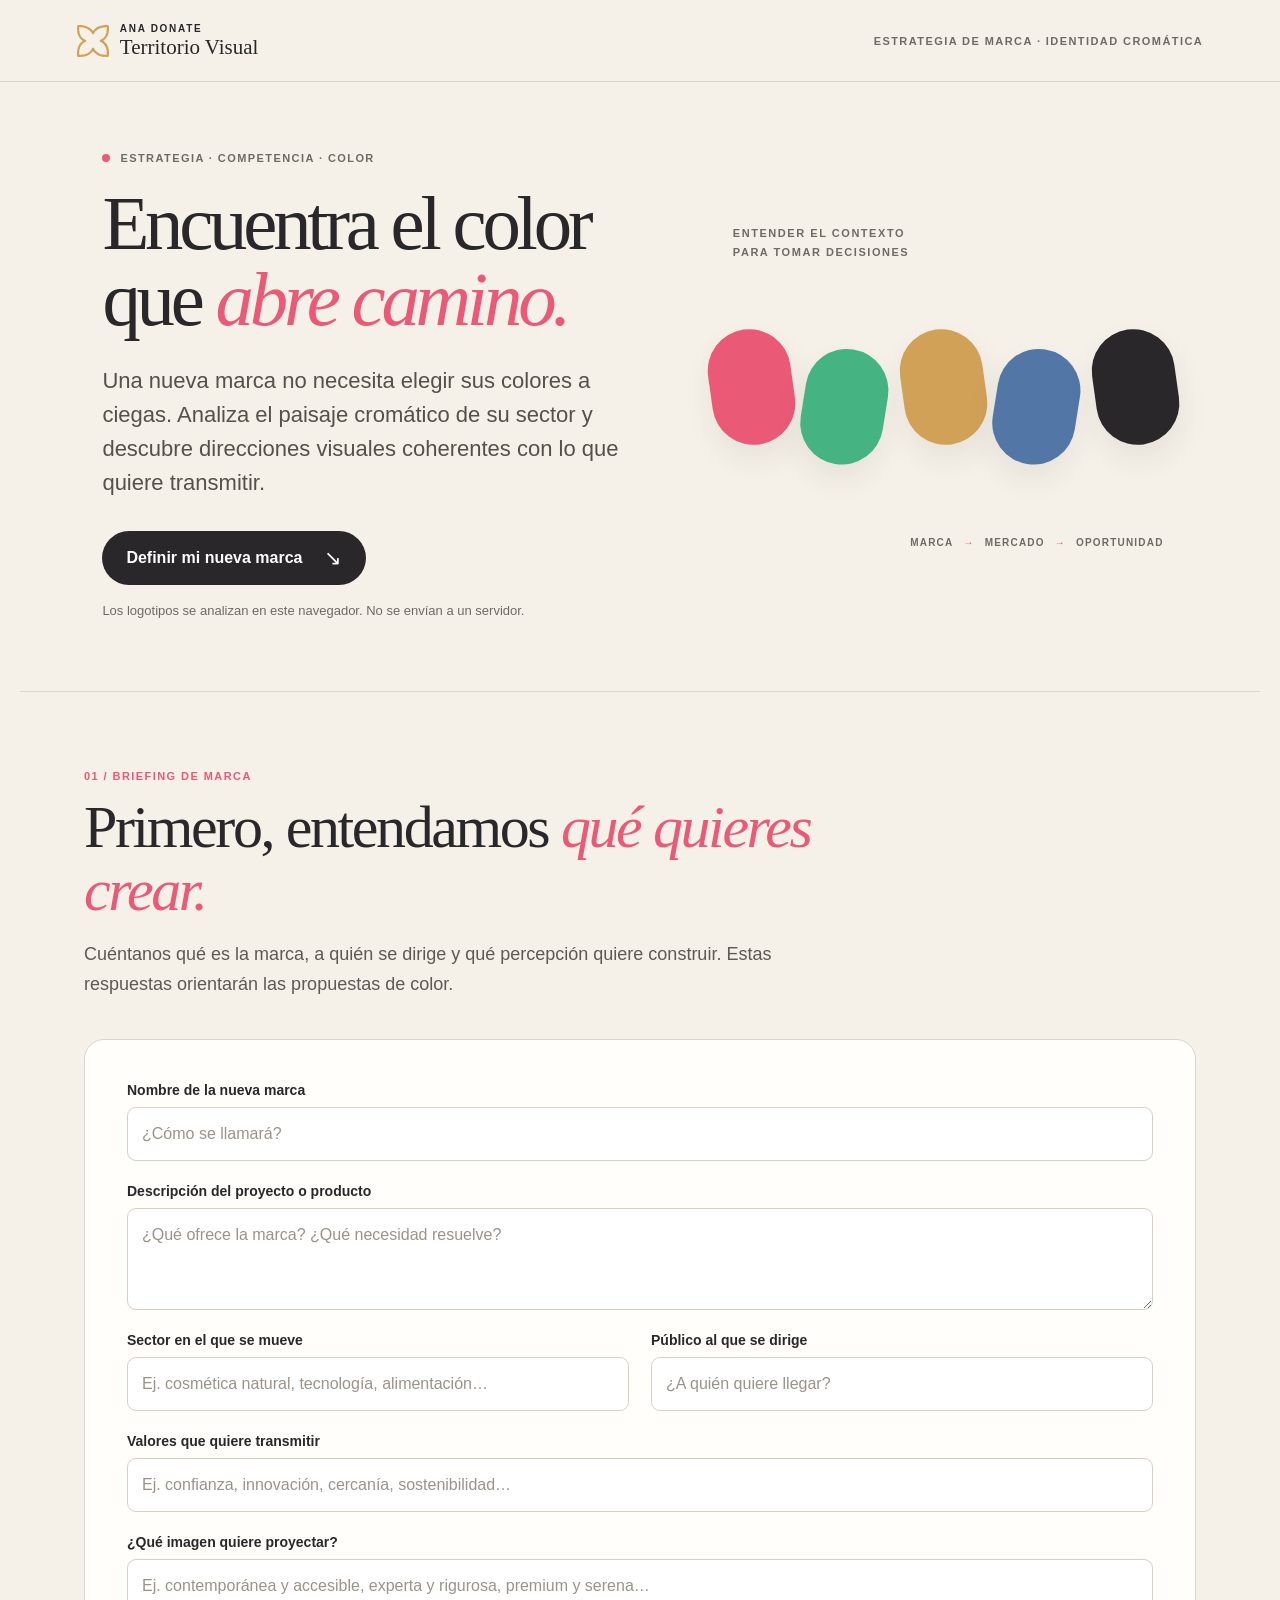
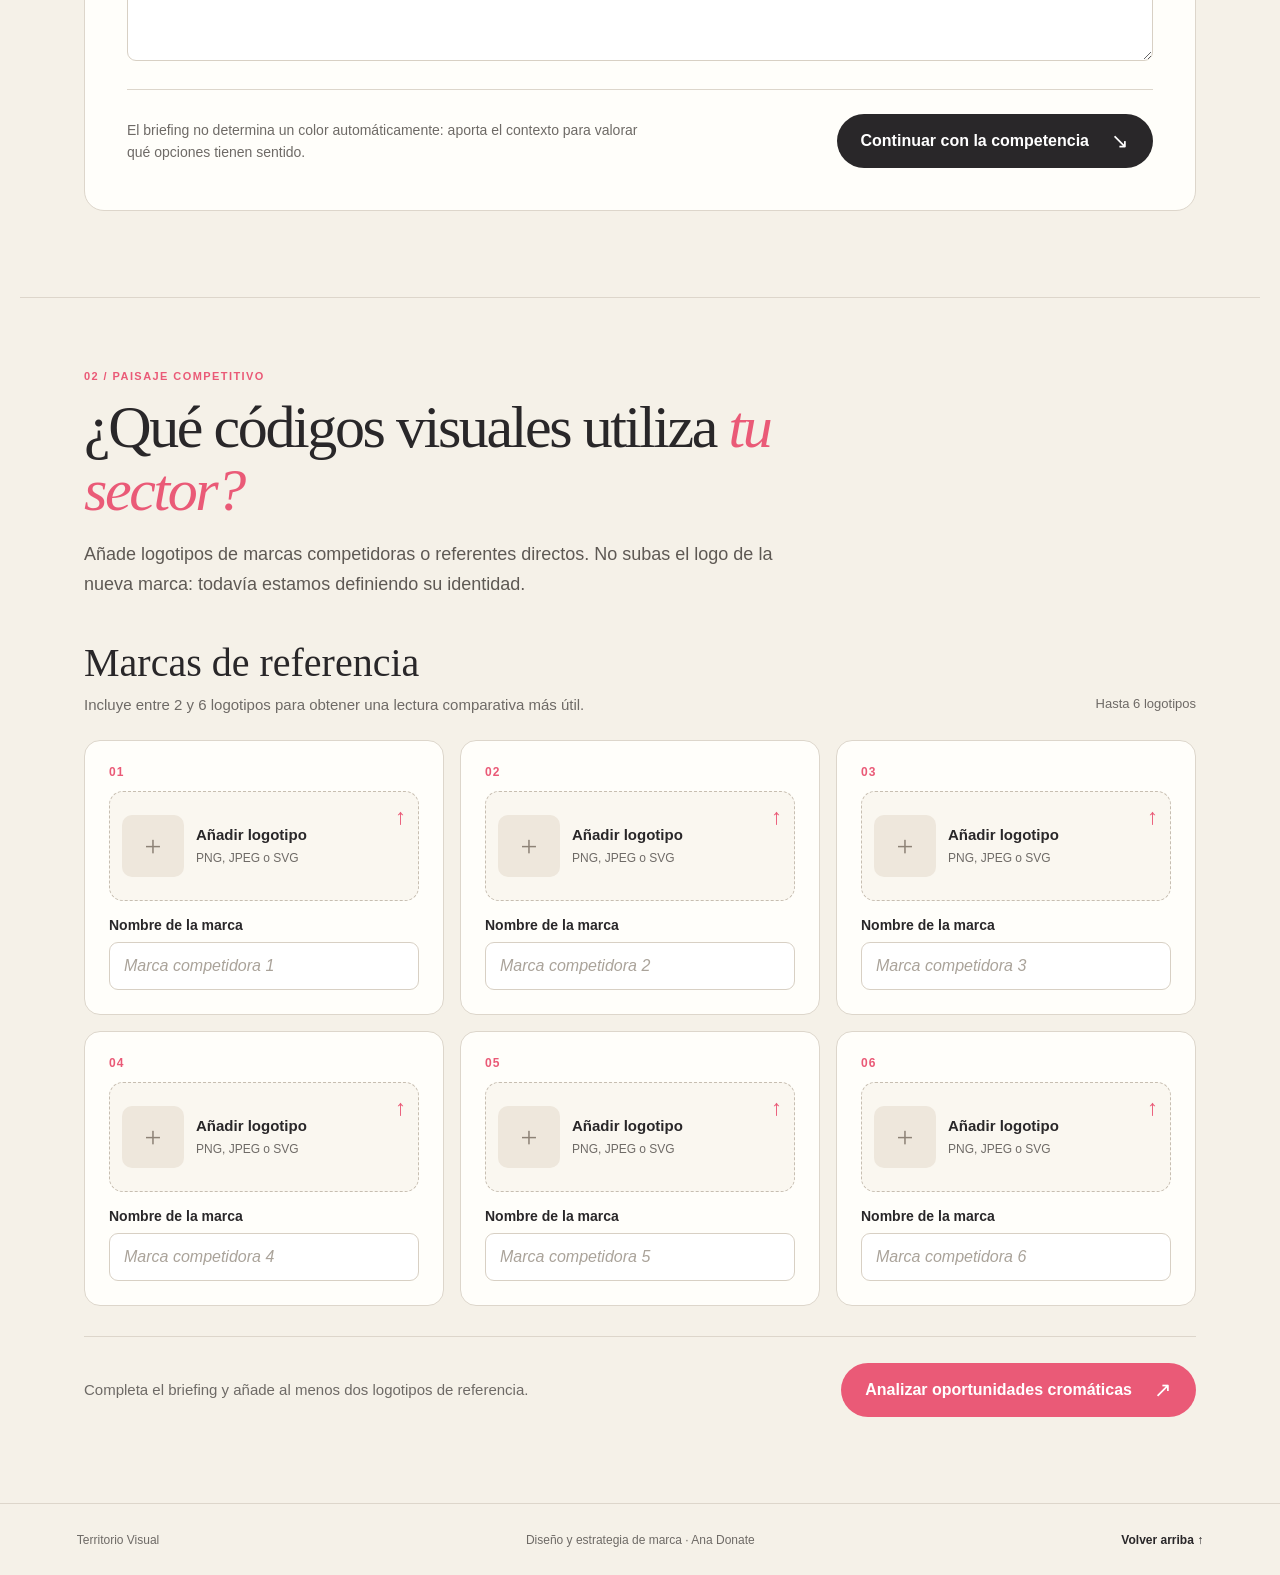
<file: index.html>
<!doctype html>
<html lang="es">
<head>
<meta charset="utf-8"><meta name="viewport" content="width=device-width,initial-scale=1">
<meta name="theme-color" content="#F5F1E8">
<meta name="description" content="Explora oportunidades cromáticas para una nueva marca a partir de su estrategia y del paisaje visual de su competencia.">
<title>Territorio Visual · Ana Donate</title>
<link rel="icon" href="assets/flor.svg" type="image/svg+xml"><link rel="stylesheet" href="styles.css">
<script src="js/color-analysis.js" defer></script><script src="js/app.js" defer></script><script src="js/ai-config.js" defer></script><script src="js/ai-analysis.js" defer></script>
</head>
<body>
<header class="site-header"><a class="wordmark" href="#inicio"><img src="assets/flor.svg" alt=""><span><small>ANA DONATE</small><strong>Territorio Visual</strong></span></a><span class="header-note">ESTRATEGIA DE MARCA · IDENTIDAD CROMÁTICA</span></header>
<main id="inicio">
<section class="hero"><div class="hero-copy"><p class="eyebrow"><span></span> ESTRATEGIA · COMPETENCIA · COLOR</p><h1>Encuentra el color que <em>abre camino.</em></h1><p class="hero-intro">Una nueva marca no necesita elegir sus colores a ciegas. Analiza el paisaje cromático de su sector y descubre direcciones visuales coherentes con lo que quiere transmitir.</p><a class="button button-dark" href="#briefing">Definir mi nueva marca <span>↘</span></a><p class="privacy-note">Los logotipos se analizan en este navegador. No se envían a un servidor.</p></div><div class="hero-art"><div class="art-caption">ENTENDER EL CONTEXTO<br>PARA TOMAR DECISIONES</div><div class="art-swatches"><span class="art-swatch swatch-pink"></span><span class="art-swatch swatch-green"></span><span class="art-swatch swatch-gold"></span><span class="art-swatch swatch-blue"></span><span class="art-swatch swatch-dark"></span></div><div class="art-foot">MARCA <i>→</i> MERCADO <i>→</i> OPORTUNIDAD</div></div></section>
<section class="tool-section" id="briefing">
<div class="section-intro"><p class="eyebrow">01 / BRIEFING DE MARCA</p><h2>Primero, entendamos <em>qué quieres crear.</em></h2><p>Cuéntanos qué es la marca, a quién se dirige y qué percepción quiere construir. Estas respuestas orientarán las propuestas de color.</p></div>
<form class="brief-form" data-brief>
<div class="form-grid">
<label class="field field-wide">Nombre de la nueva marca<input name="brandName" required maxlength="90" placeholder="¿Cómo se llamará?"></label>
<label class="field field-wide">Descripción del proyecto o producto<textarea name="description" required rows="3" placeholder="¿Qué ofrece la marca? ¿Qué necesidad resuelve?"></textarea></label>
<label class="field">Sector en el que se mueve<input name="sector" required placeholder="Ej. cosmética natural, tecnología, alimentación…"></label>
<label class="field">Público al que se dirige<input name="audience" required placeholder="¿A quién quiere llegar?"></label>
<label class="field field-wide">Valores que quiere transmitir<input name="values" required placeholder="Ej. confianza, innovación, cercanía, sostenibilidad…"></label>
<label class="field field-wide">¿Qué imagen quiere proyectar?<textarea name="personality" required rows="3" placeholder="Ej. contemporánea y accesible, experta y rigurosa, premium y serena…"></textarea></label>
</div>
<div class="brief-footer"><p>El briefing no determina un color automáticamente: aporta el contexto para valorar qué opciones tienen sentido.</p><a class="button button-dark" href="#competencia">Continuar con la competencia <span>↘</span></a></div>
</form>
</section>
<section class="tool-section competitor-section" id="competencia">
<div class="section-intro"><p class="eyebrow">02 / PAISAJE COMPETITIVO</p><h2>¿Qué códigos visuales utiliza <em>tu sector?</em></h2><p>Añade logotipos de marcas competidoras o referentes directos. No subas el logo de la nueva marca: todavía estamos definiendo su identidad.</p></div>
<div class="competitor-heading"><div><h3>Marcas de referencia</h3><p>Incluye entre 2 y 6 logotipos para obtener una lectura comparativa más útil.</p></div><span class="optional-label">Hasta 6 logotipos</span></div>
<div class="competitor-grid">
<article class="logo-entry competitor-entry" data-entry="competitor"><div class="competitor-number">01</div><label class="upload-zone" for="logo-competitor-1"><span class="logo-preview" data-preview>+</span><span class="upload-text"><strong data-upload-title>Añadir logotipo</strong><small>PNG, JPEG o SVG</small></span><span class="upload-arrow">↑</span></label><input class="file-input" type="file" id="logo-competitor-1" accept="image/png,image/jpeg,image/svg+xml,.png,.jpg,.jpeg,.svg" data-file><label class="name-field">Nombre de la marca<input type="text" placeholder="Marca competidora 1" data-name maxlength="80"></label><div class="color-control" data-color-control hidden>
<p class="color-help">Revisa los tonos detectados. Puedes validar dos colores de identidad y decidir por separado si el fondo también forma parte de ella.</p>
<div class="dual-color-grid">
<section class="dual-color" data-color-slot="a"><label>Color A · principal <span>tono dominante</span></label><div class="color-edit"><input type="checkbox" data-include checked aria-label="Incluir color A"><input type="color" data-picker aria-label="Ajustar color A"><input type="text" data-hex aria-label="HEX color A" maxlength="7" spellcheck="false"></div><small data-color-source></small></section>
<section class="dual-color" data-color-slot="b"><label>Color B · secundario <span>segundo tono</span></label><div class="color-edit"><input type="checkbox" data-include checked aria-label="Incluir color B"><input type="color" data-picker aria-label="Ajustar color B"><input type="text" data-hex aria-label="HEX color B" maxlength="7" spellcheck="false"></div><small data-color-source></small></section>

<section class="dual-color background-color" data-background-control><label>Fondo detectado <span>decide si es corporativo</span></label><div class="color-edit"><input type="checkbox" data-background-include aria-label="Incluir el fondo como color corporativo"><input type="color" data-background-picker aria-label="Ajustar color de fondo"><input type="text" data-background-hex aria-label="HEX del fondo" maxlength="7" spellcheck="false"></div><small data-background-source>Si el fondo es solo el lienzo de la imagen, déjalo excluido.</small></section>
</div><p class="entry-status" data-status role="status" aria-live="polite"></p></div></article><article class="logo-entry competitor-entry" data-entry="competitor"><div class="competitor-number">02</div><label class="upload-zone" for="logo-competitor-2"><span class="logo-preview" data-preview>+</span><span class="upload-text"><strong data-upload-title>Añadir logotipo</strong><small>PNG, JPEG o SVG</small></span><span class="upload-arrow">↑</span></label><input class="file-input" type="file" id="logo-competitor-2" accept="image/png,image/jpeg,image/svg+xml,.png,.jpg,.jpeg,.svg" data-file><label class="name-field">Nombre de la marca<input type="text" placeholder="Marca competidora 2" data-name maxlength="80"></label><div class="color-control" data-color-control hidden>
<p class="color-help">Revisa los tonos detectados. Puedes validar dos colores de identidad y decidir por separado si el fondo también forma parte de ella.</p>
<div class="dual-color-grid">
<section class="dual-color" data-color-slot="a"><label>Color A · principal <span>tono dominante</span></label><div class="color-edit"><input type="checkbox" data-include checked aria-label="Incluir color A"><input type="color" data-picker aria-label="Ajustar color A"><input type="text" data-hex aria-label="HEX color A" maxlength="7" spellcheck="false"></div><small data-color-source></small></section>
<section class="dual-color" data-color-slot="b"><label>Color B · secundario <span>segundo tono</span></label><div class="color-edit"><input type="checkbox" data-include checked aria-label="Incluir color B"><input type="color" data-picker aria-label="Ajustar color B"><input type="text" data-hex aria-label="HEX color B" maxlength="7" spellcheck="false"></div><small data-color-source></small></section>

<section class="dual-color background-color" data-background-control><label>Fondo detectado <span>decide si es corporativo</span></label><div class="color-edit"><input type="checkbox" data-background-include aria-label="Incluir el fondo como color corporativo"><input type="color" data-background-picker aria-label="Ajustar color de fondo"><input type="text" data-background-hex aria-label="HEX del fondo" maxlength="7" spellcheck="false"></div><small data-background-source>Si el fondo es solo el lienzo de la imagen, déjalo excluido.</small></section>
</div><p class="entry-status" data-status role="status" aria-live="polite"></p></div></article><article class="logo-entry competitor-entry" data-entry="competitor"><div class="competitor-number">03</div><label class="upload-zone" for="logo-competitor-3"><span class="logo-preview" data-preview>+</span><span class="upload-text"><strong data-upload-title>Añadir logotipo</strong><small>PNG, JPEG o SVG</small></span><span class="upload-arrow">↑</span></label><input class="file-input" type="file" id="logo-competitor-3" accept="image/png,image/jpeg,image/svg+xml,.png,.jpg,.jpeg,.svg" data-file><label class="name-field">Nombre de la marca<input type="text" placeholder="Marca competidora 3" data-name maxlength="80"></label><div class="color-control" data-color-control hidden>
<p class="color-help">Revisa los tonos detectados. Puedes validar dos colores de identidad y decidir por separado si el fondo también forma parte de ella.</p>
<div class="dual-color-grid">
<section class="dual-color" data-color-slot="a"><label>Color A · principal <span>tono dominante</span></label><div class="color-edit"><input type="checkbox" data-include checked aria-label="Incluir color A"><input type="color" data-picker aria-label="Ajustar color A"><input type="text" data-hex aria-label="HEX color A" maxlength="7" spellcheck="false"></div><small data-color-source></small></section>
<section class="dual-color" data-color-slot="b"><label>Color B · secundario <span>segundo tono</span></label><div class="color-edit"><input type="checkbox" data-include checked aria-label="Incluir color B"><input type="color" data-picker aria-label="Ajustar color B"><input type="text" data-hex aria-label="HEX color B" maxlength="7" spellcheck="false"></div><small data-color-source></small></section>

<section class="dual-color background-color" data-background-control><label>Fondo detectado <span>decide si es corporativo</span></label><div class="color-edit"><input type="checkbox" data-background-include aria-label="Incluir el fondo como color corporativo"><input type="color" data-background-picker aria-label="Ajustar color de fondo"><input type="text" data-background-hex aria-label="HEX del fondo" maxlength="7" spellcheck="false"></div><small data-background-source>Si el fondo es solo el lienzo de la imagen, déjalo excluido.</small></section>
</div><p class="entry-status" data-status role="status" aria-live="polite"></p></div></article><article class="logo-entry competitor-entry" data-entry="competitor"><div class="competitor-number">04</div><label class="upload-zone" for="logo-competitor-4"><span class="logo-preview" data-preview>+</span><span class="upload-text"><strong data-upload-title>Añadir logotipo</strong><small>PNG, JPEG o SVG</small></span><span class="upload-arrow">↑</span></label><input class="file-input" type="file" id="logo-competitor-4" accept="image/png,image/jpeg,image/svg+xml,.png,.jpg,.jpeg,.svg" data-file><label class="name-field">Nombre de la marca<input type="text" placeholder="Marca competidora 4" data-name maxlength="80"></label><div class="color-control" data-color-control hidden>
<p class="color-help">Revisa los tonos detectados. Puedes validar dos colores de identidad y decidir por separado si el fondo también forma parte de ella.</p>
<div class="dual-color-grid">
<section class="dual-color" data-color-slot="a"><label>Color A · principal <span>tono dominante</span></label><div class="color-edit"><input type="checkbox" data-include checked aria-label="Incluir color A"><input type="color" data-picker aria-label="Ajustar color A"><input type="text" data-hex aria-label="HEX color A" maxlength="7" spellcheck="false"></div><small data-color-source></small></section>
<section class="dual-color" data-color-slot="b"><label>Color B · secundario <span>segundo tono</span></label><div class="color-edit"><input type="checkbox" data-include checked aria-label="Incluir color B"><input type="color" data-picker aria-label="Ajustar color B"><input type="text" data-hex aria-label="HEX color B" maxlength="7" spellcheck="false"></div><small data-color-source></small></section>

<section class="dual-color background-color" data-background-control><label>Fondo detectado <span>decide si es corporativo</span></label><div class="color-edit"><input type="checkbox" data-background-include aria-label="Incluir el fondo como color corporativo"><input type="color" data-background-picker aria-label="Ajustar color de fondo"><input type="text" data-background-hex aria-label="HEX del fondo" maxlength="7" spellcheck="false"></div><small data-background-source>Si el fondo es solo el lienzo de la imagen, déjalo excluido.</small></section>
</div><p class="entry-status" data-status role="status" aria-live="polite"></p></div></article><article class="logo-entry competitor-entry" data-entry="competitor"><div class="competitor-number">05</div><label class="upload-zone" for="logo-competitor-5"><span class="logo-preview" data-preview>+</span><span class="upload-text"><strong data-upload-title>Añadir logotipo</strong><small>PNG, JPEG o SVG</small></span><span class="upload-arrow">↑</span></label><input class="file-input" type="file" id="logo-competitor-5" accept="image/png,image/jpeg,image/svg+xml,.png,.jpg,.jpeg,.svg" data-file><label class="name-field">Nombre de la marca<input type="text" placeholder="Marca competidora 5" data-name maxlength="80"></label><div class="color-control" data-color-control hidden>
<p class="color-help">Revisa los tonos detectados. Puedes validar dos colores de identidad y decidir por separado si el fondo también forma parte de ella.</p>
<div class="dual-color-grid">
<section class="dual-color" data-color-slot="a"><label>Color A · principal <span>tono dominante</span></label><div class="color-edit"><input type="checkbox" data-include checked aria-label="Incluir color A"><input type="color" data-picker aria-label="Ajustar color A"><input type="text" data-hex aria-label="HEX color A" maxlength="7" spellcheck="false"></div><small data-color-source></small></section>
<section class="dual-color" data-color-slot="b"><label>Color B · secundario <span>segundo tono</span></label><div class="color-edit"><input type="checkbox" data-include checked aria-label="Incluir color B"><input type="color" data-picker aria-label="Ajustar color B"><input type="text" data-hex aria-label="HEX color B" maxlength="7" spellcheck="false"></div><small data-color-source></small></section>

<section class="dual-color background-color" data-background-control><label>Fondo detectado <span>decide si es corporativo</span></label><div class="color-edit"><input type="checkbox" data-background-include aria-label="Incluir el fondo como color corporativo"><input type="color" data-background-picker aria-label="Ajustar color de fondo"><input type="text" data-background-hex aria-label="HEX del fondo" maxlength="7" spellcheck="false"></div><small data-background-source>Si el fondo es solo el lienzo de la imagen, déjalo excluido.</small></section>
</div><p class="entry-status" data-status role="status" aria-live="polite"></p></div></article><article class="logo-entry competitor-entry" data-entry="competitor"><div class="competitor-number">06</div><label class="upload-zone" for="logo-competitor-6"><span class="logo-preview" data-preview>+</span><span class="upload-text"><strong data-upload-title>Añadir logotipo</strong><small>PNG, JPEG o SVG</small></span><span class="upload-arrow">↑</span></label><input class="file-input" type="file" id="logo-competitor-6" accept="image/png,image/jpeg,image/svg+xml,.png,.jpg,.jpeg,.svg" data-file><label class="name-field">Nombre de la marca<input type="text" placeholder="Marca competidora 6" data-name maxlength="80"></label><div class="color-control" data-color-control hidden>
<p class="color-help">Revisa los tonos detectados. Puedes validar dos colores de identidad y decidir por separado si el fondo también forma parte de ella.</p>
<div class="dual-color-grid">
<section class="dual-color" data-color-slot="a"><label>Color A · principal <span>tono dominante</span></label><div class="color-edit"><input type="checkbox" data-include checked aria-label="Incluir color A"><input type="color" data-picker aria-label="Ajustar color A"><input type="text" data-hex aria-label="HEX color A" maxlength="7" spellcheck="false"></div><small data-color-source></small></section>
<section class="dual-color" data-color-slot="b"><label>Color B · secundario <span>segundo tono</span></label><div class="color-edit"><input type="checkbox" data-include checked aria-label="Incluir color B"><input type="color" data-picker aria-label="Ajustar color B"><input type="text" data-hex aria-label="HEX color B" maxlength="7" spellcheck="false"></div><small data-color-source></small></section>

<section class="dual-color background-color" data-background-control><label>Fondo detectado <span>decide si es corporativo</span></label><div class="color-edit"><input type="checkbox" data-background-include aria-label="Incluir el fondo como color corporativo"><input type="color" data-background-picker aria-label="Ajustar color de fondo"><input type="text" data-background-hex aria-label="HEX del fondo" maxlength="7" spellcheck="false"></div><small data-background-source>Si el fondo es solo el lienzo de la imagen, déjalo excluido.</small></section>
</div><p class="entry-status" data-status role="status" aria-live="polite"></p></div></article>
</div>
<div class="analysis-action"><p data-global-status role="status" aria-live="polite">Completa el briefing y añade al menos dos logotipos de referencia.</p><button class="button button-pink" type="button" data-analyze>Analizar oportunidades cromáticas <span>↗</span></button></div>
</section>
<section class="results-section" data-results hidden aria-labelledby="results-title">
<div class="results-header"><p class="eyebrow">03 / OPORTUNIDADES Y DIRECCIÓN CROMÁTICA</p><h2 id="results-title">Un territorio visual para <em data-result-brand>tu marca.</em></h2><p data-result-intro></p></div>
<p class="sample-warning" data-sample-warning hidden role="status"></p>\n<div class="analysis-summary"><div><p class="eyebrow">EL PAISAJE OBSERVADO</p><h3>Qué está haciendo la competencia</h3><p data-observation></p></div><div><p class="eyebrow">LECTURA ESTRATÉGICA</p><h3>Qué puede significar para tu marca</h3><p data-interpretation></p></div></div>
<div class="market-board"><h3>Mapa cromático de la competencia</h3><p>Rueda cromática con los colores validados. Los tonos de una misma marca aparecen conectados para conservar su relación de identidad.</p><div class="comparison-board" data-board></div></div>
<div class="routes-heading"><p class="eyebrow">04 / POSIBLES DIRECCIONES</p><h2>Tres territorios para <em>explorar.</em></h2><p>Direcciones de posicionamiento orientativas. No son paletas cerradas: abren un espacio cromático para desarrollar después la identidad.</p></div>
<div class="routes-grid" data-routes></div>
<div class="final-recommendation"><p class="eyebrow">UNA RECOMENDACIÓN PARA EMPEZAR</p><h3 data-recommendation-title></h3><p data-recommendation></p></div>
<section class="guide-download" aria-labelledby="guide-title"><p class="eyebrow">PARA SEGUIR EXPLORANDO</p><h3 id="guide-title">Llévate una guía para pensar tus decisiones de color.</h3><p>Una guía práctica para interpretar asociaciones cromáticas, revisar combinaciones y convertir estas hipótesis en decisiones visuales con criterio.</p><a class="button button-dark" href="assets/guia-territorio-visual.html" target="_blank" rel="noopener">Abrir guía de apoyo <span>↗</span></a></section>
<div class="closing-thought"><p class="eyebrow">EL SIGUIENTE PASO</p><h3>Tu marca todavía no tiene color. <em>Tiene un territorio por descubrir.</em></h3><p>Que esta guía te sirva de apoyo, pero no la tomes como el santo grial. No pretende darte una respuesta definitiva: es un punto de partida para hacerte preguntas, cuestionar lo evidente, explorar posibilidades y tomar después la decisión que mejor represente a tu marca.</p><p>El color no construye una identidad por sí solo. La identidad aparece cuando cada decisión visual tiene un porqué y trabaja al servicio de lo que la marca quiere transmitir.</p></div>
<div class="result-actions"><button class="button button-dark" type="button" data-print>Guardar análisis en PDF <span>↗</span></button><button class="text-button" type="button" data-edit>Editar briefing y referencias ↺</button></div>
<p class="limitations">Alcance y límites: el análisis identifica patrones en la muestra aportada, no en todo el mercado. La extracción de color es una estimación visual y puede verse afectada por fondos, transparencias o versiones del logotipo. Las asociaciones entre color y personalidad dependen del contexto cultural, del público y de su aplicación. Valida las rutas con usuarios y aplicaciones reales antes de decidir.</p>
</section>
</main><footer class="site-footer"><span>Territorio Visual</span><span>Diseño y estrategia de marca · Ana Donate</span><a href="#inicio">Volver arriba ↑</a></footer>
</body></html>
</file>
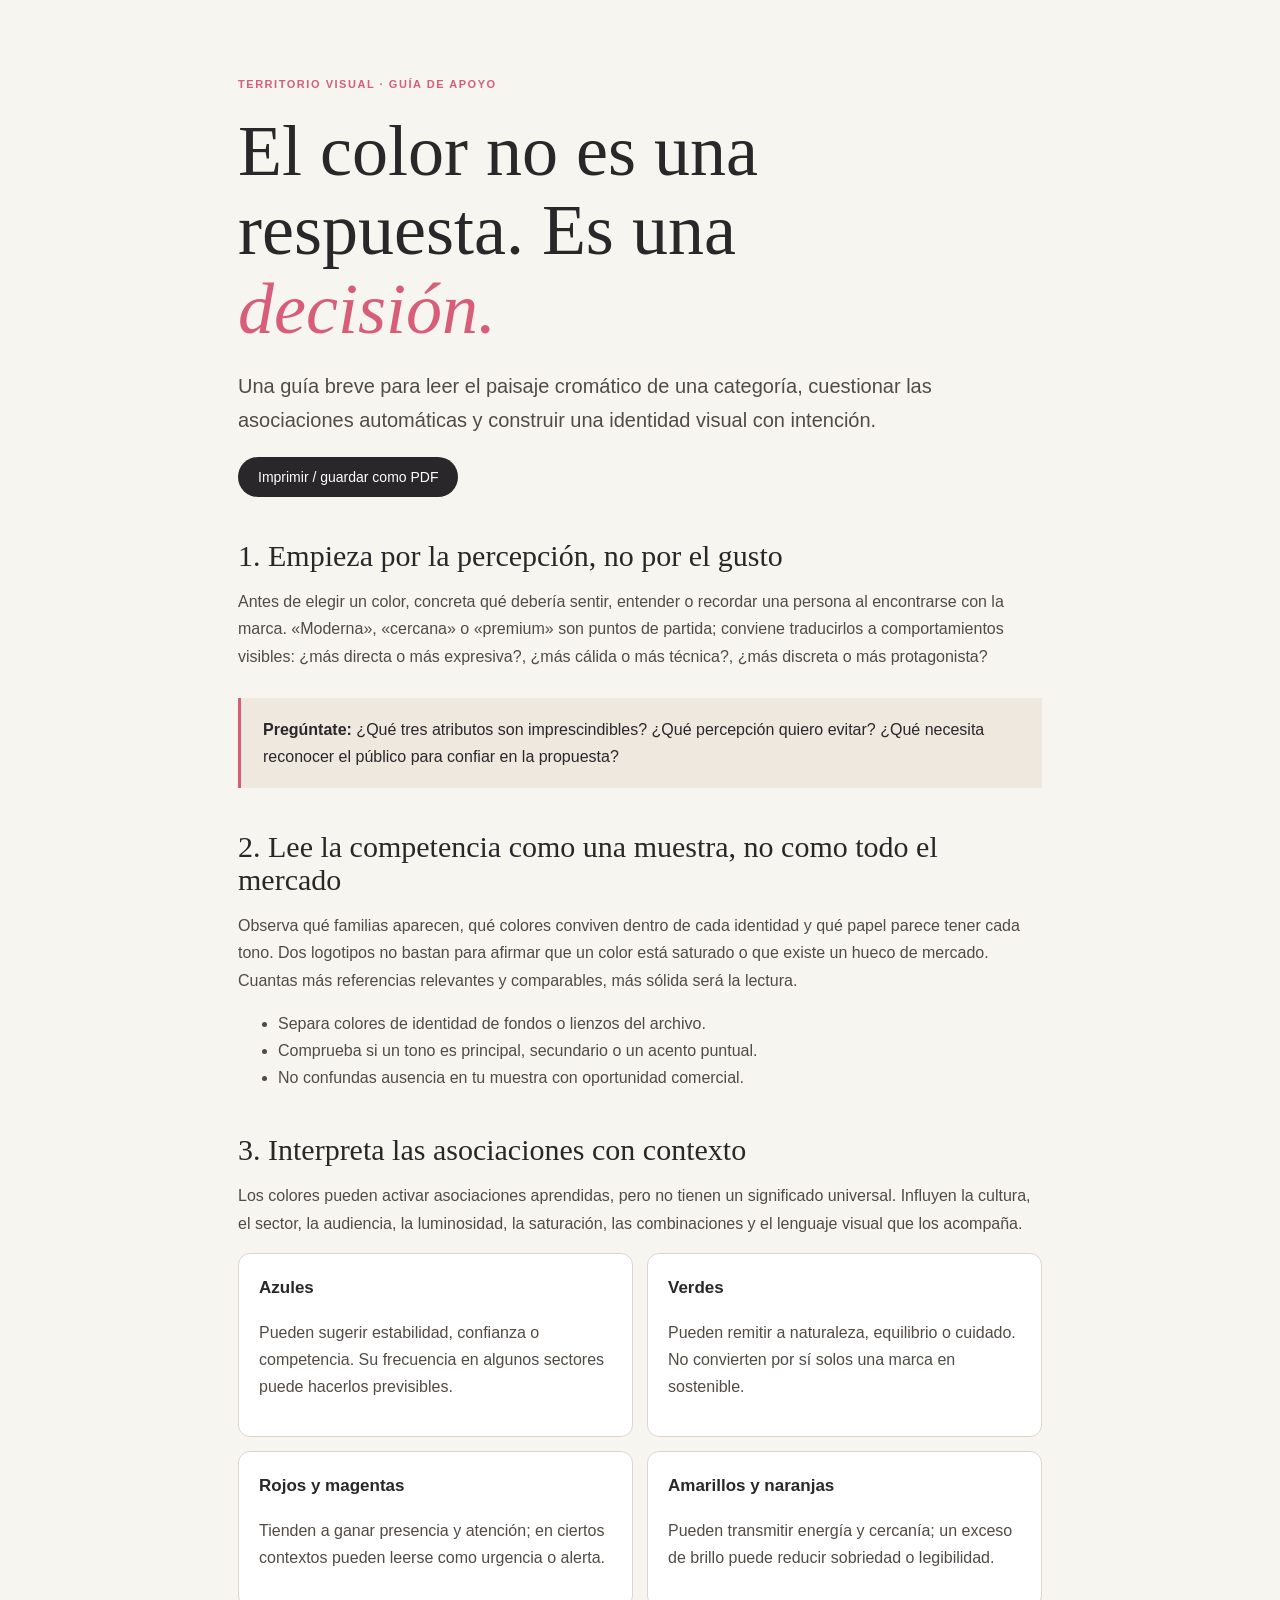
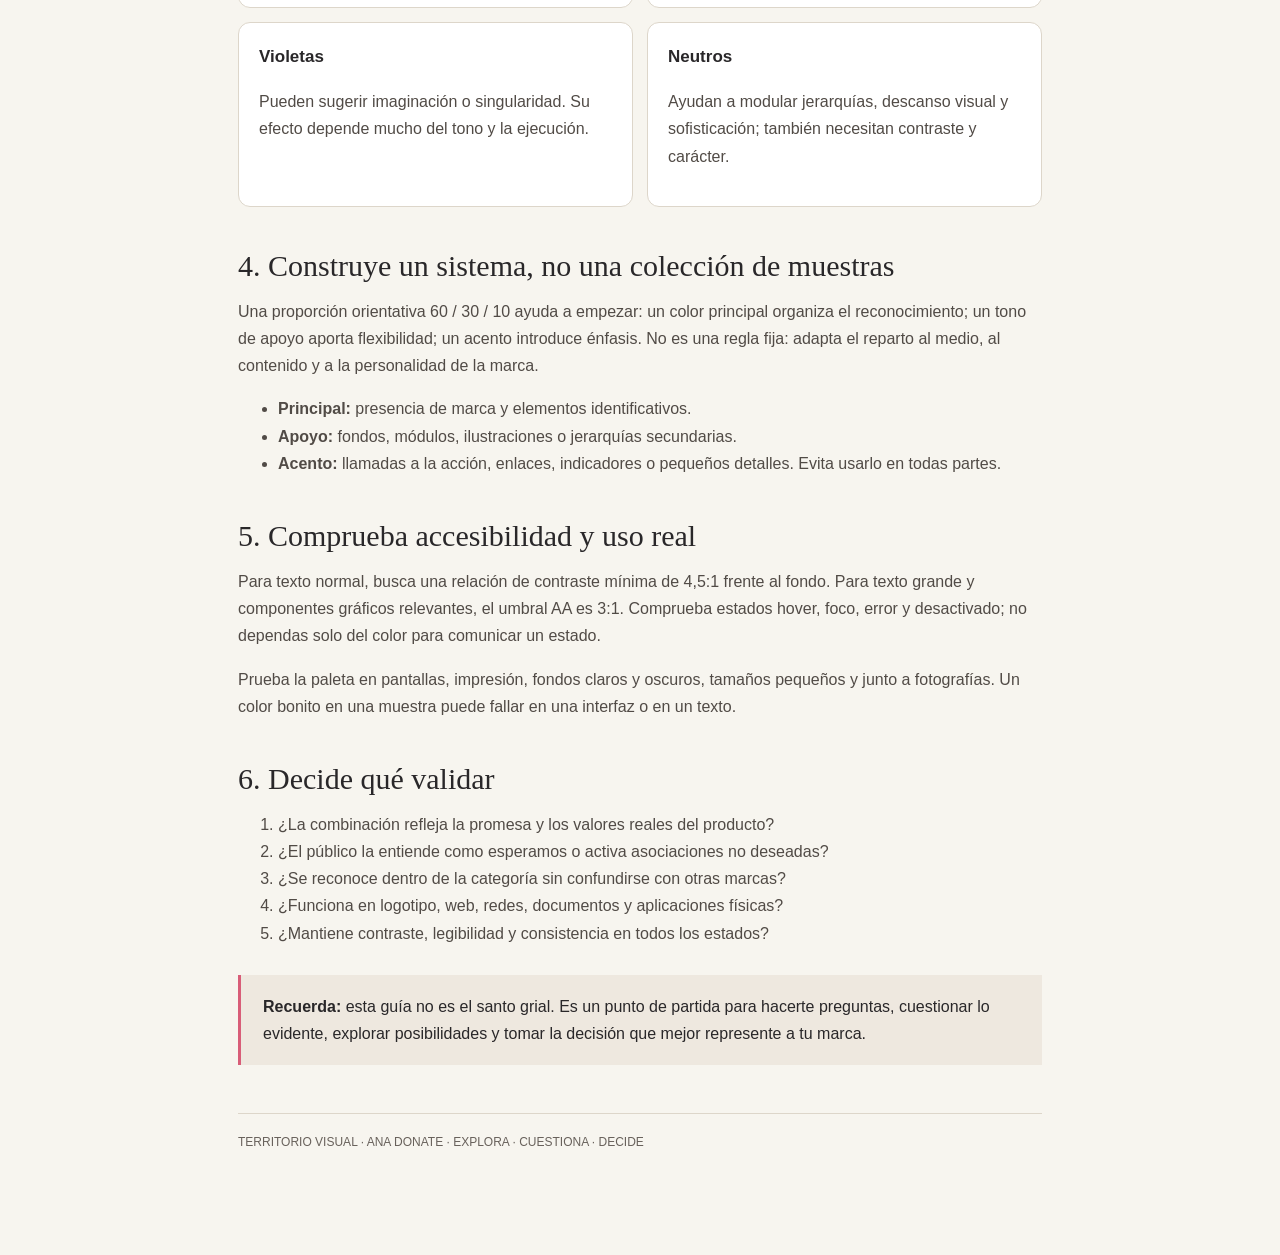
<file: assets/guia-territorio-visual.html>
<!doctype html><html lang="es"><head><meta charset="utf-8"><meta name="viewport" content="width=device-width,initial-scale=1"><title>Guía de apoyo · Territorio Visual</title><style>
:root{--ink:#292729;--pink:#d85d78;--paper:#f7f5ef;--muted:#68615b;--line:#ddd6ca}*{box-sizing:border-box}body{margin:0;background:var(--paper);color:var(--ink);font:16px/1.7 Arial,sans-serif}.page{max-width:860px;margin:0 auto;padding:64px 28px 90px}.eyebrow{color:var(--pink);font-size:11px;font-weight:bold;letter-spacing:.14em}h1,h2{font-family:Georgia,serif;font-weight:normal;line-height:1.1}h1{font-size:clamp(42px,8vw,72px);max-width:700px;margin:18px 0}h1 em{color:var(--pink)}h2{font-size:30px;margin:42px 0 12px}p,li{color:#514b46}.lead{font-size:20px;max-width:720px}.note{padding:18px 22px;background:#eee8df;border-left:3px solid var(--pink);margin:28px 0}.grid{display:grid;grid-template-columns:1fr 1fr;gap:14px}.card{padding:20px;background:white;border:1px solid var(--line);border-radius:12px}.card h3{margin:0 0 8px;font-size:17px}.actions{display:flex;gap:12px;margin:20px 0 32px}.actions button{border:0;border-radius:30px;padding:12px 20px;background:var(--ink);color:white;font-size:14px;cursor:pointer}@media(max-width:620px){.page{padding:38px 20px}.grid{grid-template-columns:1fr}.actions{flex-direction:column}}@media print{body{background:white}.page{padding:12mm;max-width:none}.actions{display:none}.card,.note{break-inside:avoid}}
</style></head><body><main class="page"><p class="eyebrow">TERRITORIO VISUAL · GUÍA DE APOYO</p><h1>El color no es una respuesta. Es una <em>decisión.</em></h1><p class="lead">Una guía breve para leer el paisaje cromático de una categoría, cuestionar las asociaciones automáticas y construir una identidad visual con intención.</p><div class="actions"><button onclick="window.print()">Imprimir / guardar como PDF</button></div>
<h2>1. Empieza por la percepción, no por el gusto</h2><p>Antes de elegir un color, concreta qué debería sentir, entender o recordar una persona al encontrarse con la marca. «Moderna», «cercana» o «premium» son puntos de partida; conviene traducirlos a comportamientos visibles: ¿más directa o más expresiva?, ¿más cálida o más técnica?, ¿más discreta o más protagonista?</p><div class="note"><strong>Pregúntate:</strong> ¿Qué tres atributos son imprescindibles? ¿Qué percepción quiero evitar? ¿Qué necesita reconocer el público para confiar en la propuesta?</div>
<h2>2. Lee la competencia como una muestra, no como todo el mercado</h2><p>Observa qué familias aparecen, qué colores conviven dentro de cada identidad y qué papel parece tener cada tono. Dos logotipos no bastan para afirmar que un color está saturado o que existe un hueco de mercado. Cuantas más referencias relevantes y comparables, más sólida será la lectura.</p><ul><li>Separa colores de identidad de fondos o lienzos del archivo.</li><li>Comprueba si un tono es principal, secundario o un acento puntual.</li><li>No confundas ausencia en tu muestra con oportunidad comercial.</li></ul>
<h2>3. Interpreta las asociaciones con contexto</h2><p>Los colores pueden activar asociaciones aprendidas, pero no tienen un significado universal. Influyen la cultura, el sector, la audiencia, la luminosidad, la saturación, las combinaciones y el lenguaje visual que los acompaña.</p><div class="grid"><article class="card"><h3>Azules</h3><p>Pueden sugerir estabilidad, confianza o competencia. Su frecuencia en algunos sectores puede hacerlos previsibles.</p></article><article class="card"><h3>Verdes</h3><p>Pueden remitir a naturaleza, equilibrio o cuidado. No convierten por sí solos una marca en sostenible.</p></article><article class="card"><h3>Rojos y magentas</h3><p>Tienden a ganar presencia y atención; en ciertos contextos pueden leerse como urgencia o alerta.</p></article><article class="card"><h3>Amarillos y naranjas</h3><p>Pueden transmitir energía y cercanía; un exceso de brillo puede reducir sobriedad o legibilidad.</p></article><article class="card"><h3>Violetas</h3><p>Pueden sugerir imaginación o singularidad. Su efecto depende mucho del tono y la ejecución.</p></article><article class="card"><h3>Neutros</h3><p>Ayudan a modular jerarquías, descanso visual y sofisticación; también necesitan contraste y carácter.</p></article></div>
<h2>4. Construye un sistema, no una colección de muestras</h2><p>Una proporción orientativa 60 / 30 / 10 ayuda a empezar: un color principal organiza el reconocimiento; un tono de apoyo aporta flexibilidad; un acento introduce énfasis. No es una regla fija: adapta el reparto al medio, al contenido y a la personalidad de la marca.</p><ul><li><strong>Principal:</strong> presencia de marca y elementos identificativos.</li><li><strong>Apoyo:</strong> fondos, módulos, ilustraciones o jerarquías secundarias.</li><li><strong>Acento:</strong> llamadas a la acción, enlaces, indicadores o pequeños detalles. Evita usarlo en todas partes.</li></ul>
<h2>5. Comprueba accesibilidad y uso real</h2><p>Para texto normal, busca una relación de contraste mínima de 4,5:1 frente al fondo. Para texto grande y componentes gráficos relevantes, el umbral AA es 3:1. Comprueba estados hover, foco, error y desactivado; no dependas solo del color para comunicar un estado.</p><p>Prueba la paleta en pantallas, impresión, fondos claros y oscuros, tamaños pequeños y junto a fotografías. Un color bonito en una muestra puede fallar en una interfaz o en un texto.</p>
<h2>6. Decide qué validar</h2><ol><li>¿La combinación refleja la promesa y los valores reales del producto?</li><li>¿El público la entiende como esperamos o activa asociaciones no deseadas?</li><li>¿Se reconoce dentro de la categoría sin confundirse con otras marcas?</li><li>¿Funciona en logotipo, web, redes, documentos y aplicaciones físicas?</li><li>¿Mantiene contraste, legibilidad y consistencia en todos los estados?</li></ol><div class="note"><strong>Recuerda:</strong> esta guía no es el santo grial. Es un punto de partida para hacerte preguntas, cuestionar lo evidente, explorar posibilidades y tomar la decisión que mejor represente a tu marca.</div><p style="margin-top:48px;border-top:1px solid var(--line);padding-top:18px;font-size:12px;color:var(--muted)">TERRITORIO VISUAL · ANA DONATE · EXPLORA · CUESTIONA · DECIDE</p></main></body></html>
</file>
<file: styles.css>
:root{color-scheme:light;--ink:#292729;--paper:#F5F1E8;--white:#fffefa;--pink:#EA5A77;--green:#46B382;--gold:#D2A158;--muted:#6e6a66;--line:#ddd6cb;--serif:Georgia,'Times New Roman',serif;--sans:'Aptos','Segoe UI',Arial,sans-serif;font-family:var(--sans);color:var(--ink);background:var(--paper);font-synthesis:none;text-rendering:optimizeLegibility}*{box-sizing:border-box}html{min-width:320px;scroll-behavior:smooth;scroll-padding-top:22px}body{margin:0;min-width:320px;background:var(--paper)}button,input{font:inherit}button:focus-visible,a:focus-visible,input:focus-visible{outline:3px solid var(--green);outline-offset:3px}.site-header{height:82px;padding:0 clamp(20px,6vw,88px);display:flex;align-items:center;justify-content:space-between;border-bottom:1px solid var(--line)}.wordmark{display:flex;align-items:center;gap:11px;text-decoration:none;color:var(--ink)}.wordmark img{width:32px;height:32px;object-fit:contain}.wordmark span{display:grid;gap:3px}.wordmark small{font-size:10px;font-weight:800;letter-spacing:.17em}.wordmark strong{font:normal 21px/1 var(--serif)}.header-note,.eyebrow{font-size:11px;font-weight:800;letter-spacing:.13em;color:var(--muted)}.hero{max-width:1360px;margin:auto;min-height:590px;padding:70px clamp(24px,8vw,120px);display:grid;grid-template-columns:1.05fr .95fr;gap:7vw;align-items:center}.hero-copy{max-width:610px}.eyebrow{display:flex;align-items:center;gap:10px;margin:0 0 22px}.eyebrow span{width:8px;height:8px;border-radius:50%;background:var(--pink)}.hero h1{font:normal clamp(46px,6vw,82px)/.99 var(--serif);letter-spacing:-.055em;margin:0 0 26px}.hero h1 em,.section-intro h2 em,.competitor-heading h3 em,.results-header h2 em{font-weight:normal;color:var(--pink)}.hero-intro{font-size:clamp(18px,1.8vw,22px);line-height:1.55;max-width:550px;color:#55504b;margin-bottom:31px}.button{min-height:54px;display:inline-flex;align-items:center;justify-content:center;gap:22px;padding:0 24px;border:0;border-radius:999px;text-decoration:none;font-size:16px;font-weight:750;cursor:pointer;transition:transform .18s ease,background .18s ease}.button:hover{transform:translateY(-2px)}.button-dark{background:var(--ink);color:white}.button-dark:hover{background:#494247}.button-pink{background:var(--pink);color:white}.button-pink:hover{background:#d94867}.button span{font-size:21px;font-weight:400}.privacy-note{font-size:13px;line-height:1.5;color:var(--muted);margin:16px 0 0}.hero-art{position:relative;min-height:340px;display:flex;flex-direction:column;align-items:center;justify-content:center}.art-caption{position:absolute;top:8px;left:5%;font-size:11px;line-height:1.65;font-weight:800;letter-spacing:.14em;color:var(--muted)}.art-swatches{display:flex;align-items:center;justify-content:center;gap:clamp(5px,1vw,15px);width:100%;padding:35px 0}.art-swatch{display:block;width:clamp(48px,6.5vw,90px);aspect-ratio:.72;border-radius:100px;transform:rotate(-8deg);box-shadow:0 14px 30px #29272912}.art-swatch:nth-child(even){transform:rotate(9deg) translateY(20px)}.swatch-pink{background:#EA5A77}.swatch-green{background:#46B382}.swatch-gold{background:#D2A158}.swatch-blue{background:#5276A6}.swatch-dark{background:#292729}.art-foot{position:absolute;bottom:8px;right:3%;display:flex;gap:10px;align-items:center;font-size:10px;font-weight:800;letter-spacing:.12em;color:var(--muted)}.art-foot i{font-style:normal;color:var(--pink)}.tool-section,.results-section{max-width:1240px;margin:0 auto;padding:78px clamp(20px,5vw,72px) 86px;border-top:1px solid var(--line)}.section-intro{max-width:760px;margin-bottom:40px}.section-intro .eyebrow,.competitor-heading .eyebrow,.results-header .eyebrow{color:var(--pink);margin-bottom:14px}.section-intro h2,.results-header h2{font:normal clamp(38px,5vw,60px)/1.05 var(--serif);letter-spacing:-.04em;margin:0 0 18px}.section-intro>p:last-child,.results-header>p:last-child{max-width:720px;font-size:18px;line-height:1.65;color:#5e5954;margin-bottom:0}.brand-panel{background:var(--white);padding:clamp(22px,4vw,42px);border:1px solid var(--line);border-radius:20px}.panel-heading{display:flex;align-items:center;gap:14px;margin-bottom:24px}.step-bubble{width:42px;height:42px;border-radius:50%;display:grid;place-items:center;background:var(--ink);color:white;font:normal 21px var(--serif)}.panel-heading h3,.competitor-heading h3{font:normal 30px/1.15 var(--serif);margin:0 0 5px}.panel-heading p{font-size:14px;color:var(--muted);margin:0}.logo-entry{min-width:0;position:relative}.primary-entry{display:grid;grid-template-columns:minmax(250px,1fr) minmax(230px,.7fr);gap:22px 32px;align-items:start}.upload-zone{min-height:120px;border:1px dashed #c7beb1;border-radius:14px;background:#faf7f0;display:flex;align-items:center;gap:16px;padding:18px;cursor:pointer;transition:border-color .18s ease,background .18s ease}.upload-zone:hover{border-color:var(--pink);background:#fff9f7}.logo-preview{width:74px;height:74px;flex:0 0 74px;display:grid;place-items:center;overflow:hidden;border-radius:10px;background:#eee7dc;color:#8d8276;font:normal 30px var(--serif)}.logo-preview img{width:100%;height:100%;object-fit:contain;background:repeating-conic-gradient(#eee8df 0 25%,#faf7f0 0 50%) 50%/16px 16px}.upload-text{display:grid;gap:7px;min-width:0}.upload-text strong{font-size:17px;overflow-wrap:anywhere}.upload-text small{font-size:13px;line-height:1.4;color:var(--muted)}.upload-arrow{margin-left:auto;align-self:flex-start;font-size:22px;color:var(--pink)}.file-input{position:absolute;top:0;left:0;width:100%;height:120px;opacity:.001;pointer-events:auto;z-index:5;cursor:pointer;display:block;margin:0;padding:0;border:0;font-size:0}@media(max-width:600px){.competitor-entry .file-input{height:105px}}.name-field{display:grid;gap:9px;font-size:14px;font-weight:750}.name-field input,.color-edit input[type=text]{width:100%;min-width:0;min-height:48px;border:1px solid #d8d0c4;border-radius:9px;background:white;padding:12px 14px;color:var(--ink);font-size:16px}.name-field input::placeholder{color:#9a938a}.color-control{grid-column:1/-1;border-top:1px solid var(--line);padding-top:19px}.color-control>label{font-size:14px;font-weight:800}.color-control>label>span{font-size:12px;font-weight:500;color:var(--muted);margin-left:8px}.color-edit{display:flex;align-items:center;gap:12px;margin-top:10px;max-width:350px}.color-edit input[type=color]{width:60px;height:52px;padding:4px;border:1px solid var(--line);border-radius:9px;background:white;cursor:pointer}.color-edit input[type=text]{font-size:16px;font-weight:800;letter-spacing:.04em}.entry-status{font-size:13px;line-height:1.5;color:var(--muted);margin:9px 0 0}.entry-status.is-error{color:#a3313c}.competitor-heading{display:flex;align-items:end;justify-content:space-between;gap:20px;margin:58px 0 24px}.competitor-heading .eyebrow{margin-bottom:12px}.competitor-heading h3{font-size:clamp(28px,3.5vw,40px)}.optional-label{font-size:13px;color:var(--muted);padding-bottom:5px}.competitor-grid{display:grid;grid-template-columns:repeat(2,minmax(0,1fr));gap:16px}.competitor-entry{padding:24px;background:var(--white);border:1px solid var(--line);border-radius:16px}.competitor-number{font-size:12px;font-weight:850;letter-spacing:.1em;color:var(--pink);margin-bottom:12px}.competitor-entry .upload-zone{min-height:110px;padding:12px;gap:12px}.competitor-entry .logo-preview{width:62px;height:62px;flex-basis:62px}.competitor-entry .upload-text strong{font-size:15px}.competitor-entry .upload-text small{font-size:12px}.competitor-entry .name-field{margin-top:16px}.competitor-entry .color-control{margin-top:16px}.competitor-entry .color-edit{max-width:100%}.competitor-entry .color-edit input[type=color]{width:50px;flex:0 0 50px}.analysis-action{display:flex;align-items:center;justify-content:space-between;gap:24px;margin-top:30px;padding-top:26px;border-top:1px solid var(--line)}.analysis-action p{max-width:500px;font-size:15px;line-height:1.5;color:var(--muted);margin:0}.analysis-action .button{flex-shrink:0}.results-section[hidden]{display:none}.results-header{max-width:760px;margin-bottom:35px}.comparison-board{display:grid;grid-template-columns:repeat(5,minmax(0,1fr));gap:13px}.comparison-item{min-width:0}.comparison-swatch{min-height:190px;padding:15px;display:flex;flex-direction:column;justify-content:space-between;border-radius:12px}.comparison-swatch span{font-size:10px;font-weight:850;letter-spacing:.12em}.comparison-swatch strong{font-size:clamp(14px,1.4vw,18px);letter-spacing:.04em}.comparison-item h3{font-size:16px;line-height:1.3;margin:14px 0 5px;overflow-wrap:anywhere}.comparison-item>p{font-size:14px;color:var(--muted);margin:0}.insights-grid{display:grid;grid-template-columns:repeat(3,minmax(0,1fr));gap:14px;margin-top:34px}.insight{position:relative;min-height:270px;padding:27px;background:var(--white);border:1px solid var(--line);border-radius:14px}.insight-main{background:#f9e8e9;border-color:#f0d0d4}.insight-index{position:absolute;top:22px;right:22px;font:normal 21px var(--serif);color:var(--pink)}.insight .eyebrow{font-size:10px;margin:0 0 22px;padding-right:30px}.insight h3{font:normal 25px/1.15 var(--serif);margin:0 0 15px}.insight>p:last-child{font-size:16px;line-height:1.65;color:#5c5551;margin:0}.next-question{display:grid;grid-template-columns:56px 1fr;gap:20px;margin-top:22px;padding:30px;background:#e8eee7;border-radius:14px}.question-mark{width:48px;height:48px;border:1px solid #8ba999;border-radius:50%;display:grid;place-items:center;font:normal 25px var(--serif)}.next-question .eyebrow{margin:0 0 10px;font-size:10px}.next-question h3{font:normal clamp(24px,3vw,32px)/1.2 var(--serif);margin:0 0 10px}.next-question p:last-child{font-size:16px;line-height:1.6;color:#4e5b53;margin:0;max-width:760px}.result-actions{display:flex;align-items:center;gap:24px;margin-top:28px;flex-wrap:wrap}.text-button{border:0;background:transparent;color:var(--ink);font-weight:750;font-size:15px;text-decoration:underline;text-underline-offset:4px;cursor:pointer;padding:12px 0}.limitations{font-size:13px;line-height:1.65;color:var(--muted);max-width:880px;margin:25px 0 0}.site-footer{min-height:72px;padding:20px clamp(20px,6vw,88px);border-top:1px solid var(--line);display:flex;justify-content:space-between;align-items:center;gap:20px;color:var(--muted);font-size:12px}.site-footer a{color:var(--ink);font-weight:750;text-decoration:none}@media(max-width:850px){.hero{padding-top:55px;gap:4vw}.hero-art{min-height:280px}.art-swatch{width:clamp(42px,8vw,68px)}.primary-entry{grid-template-columns:1fr 1fr;gap:18px}.comparison-board{grid-template-columns:repeat(3,minmax(0,1fr))}.comparison-item:nth-child(n+4){margin-top:10px}.comparison-swatch{min-height:150px}.insights-grid{grid-template-columns:1fr}.insight{min-height:0}.insight h3{font-size:28px}.insight>p:last-child{font-size:17px}}@media(max-width:600px){.site-header{height:72px;padding:0 18px}.wordmark img{width:28px;height:28px}.wordmark strong{font-size:18px}.wordmark small{font-size:9px}.header-note{max-width:125px;text-align:right;font-size:9px;line-height:1.45}.hero{min-height:0;grid-template-columns:1fr;padding:50px 22px 40px;gap:25px}.hero h1{font-size:clamp(48px,12vw,68px)}.hero-intro{font-size:18px}.hero-art{min-height:200px;overflow:hidden}.art-caption{left:0;top:0;font-size:9px}.art-swatches{padding:30px 0}.art-swatch{width:clamp(43px,14vw,65px)}.art-foot{font-size:8px;gap:7px;bottom:0}.tool-section,.results-section{padding:52px 18px 58px}.section-intro h2,.results-header h2{font-size:42px}.section-intro>p:last-child,.results-header>p:last-child{font-size:17px}.brand-panel{padding:18px;border-radius:15px}.primary-entry{grid-template-columns:1fr;gap:16px}.upload-zone{min-height:105px;padding:12px;gap:12px}.logo-preview{width:60px;height:60px;flex-basis:60px}.upload-text strong{font-size:15px}.upload-text small{font-size:12px}.competitor-heading{align-items:start;flex-direction:column;gap:7px;margin-top:42px}.competitor-heading h3{font-size:32px}.competitor-grid{grid-template-columns:1fr;gap:12px}.competitor-entry{padding:18px}.competitor-entry .upload-zone{min-height:105px;padding:12px}.competitor-entry .logo-preview{width:60px;height:60px;flex-basis:60px}.analysis-action{align-items:stretch;flex-direction:column;gap:17px}.analysis-action .button{width:100%}.analysis-action p{font-size:14px}.comparison-board{grid-template-columns:repeat(2,minmax(0,1fr));gap:16px 10px}.comparison-item:nth-child(n+4){margin-top:0}.comparison-swatch{min-height:140px;padding:12px}.comparison-swatch span{font-size:9px}.comparison-swatch strong{font-size:15px}.comparison-item h3{font-size:15px}.comparison-item>p{font-size:13px}.insight{padding:23px}.insight h3{font-size:26px}.insight>p:last-child{font-size:16px}.next-question{grid-template-columns:40px 1fr;gap:12px;padding:20px}.question-mark{width:38px;height:38px}.next-question h3{font-size:25px}.next-question p:last-child{font-size:15px}.result-actions{align-items:stretch;flex-direction:column;gap:8px}.result-actions .button{width:100%}.text-button{text-align:center}.site-footer{align-items:flex-start;flex-direction:column;gap:9px;padding:22px 18px}}@media(prefers-reduced-motion:reduce){*,*::before,*::after{scroll-behavior:auto!important;transition:none!important}}@media print{body{background:white}.site-header,.hero,.tool-section,.site-footer,.result-actions{display:none!important}.results-section{display:block!important;max-width:none;padding:0;border:0}.results-header h2{font-size:34px}.comparison-swatch{min-height:110px;print-color-adjust:exact;-webkit-print-color-adjust:exact}.insights-grid{grid-template-columns:repeat(3,minmax(0,1fr));gap:8px}.insight{min-height:0;padding:14px;break-inside:avoid}.insight h3{font-size:18px}.insight>p:last-child{font-size:12px}.next-question{break-inside:avoid}.limitations{font-size:10px}}
/* Territorio Visual · flujo de creación de marca */
.brief-form{background:var(--white);border:1px solid var(--line);border-radius:20px;padding:clamp(22px,4vw,42px)}
.form-grid{display:grid;grid-template-columns:repeat(2,minmax(0,1fr));gap:22px}
.field{display:grid;gap:9px;font-size:14px;font-weight:750}
.field-wide{grid-column:1/-1}
.field input,.field textarea{width:100%;min-width:0;border:1px solid #d8d0c4;border-radius:9px;background:#fff;padding:14px;color:var(--ink);font:400 16px/1.5 var(--sans);resize:vertical}
.field input{min-height:52px}
.field textarea{min-height:100px}
.field input::placeholder,.field textarea::placeholder{color:#9a938a}
.brief-footer{display:flex;align-items:center;justify-content:space-between;gap:24px;border-top:1px solid var(--line);padding-top:24px;margin-top:28px}
.brief-footer p{max-width:520px;color:var(--muted);font-size:14px;line-height:1.6;margin:0}
.competitor-section{padding-top:72px}
.competitor-heading{margin-top:0}
.competitor-heading h3{font:normal clamp(28px,3.5vw,40px)/1.15 var(--serif);margin:0 0 8px}
.competitor-heading p{font-size:15px;line-height:1.5;color:var(--muted);margin:0}
.competitor-grid{grid-template-columns:repeat(3,minmax(0,1fr))}
.comparison-board{grid-template-columns:repeat(3,minmax(0,1fr))}
.analysis-summary{display:grid;grid-template-columns:1fr 1fr;gap:16px;margin:28px 0}
.analysis-summary>div,.market-board,.final-recommendation{background:var(--white);border:1px solid var(--line);border-radius:16px;padding:clamp(22px,3vw,34px)}
.analysis-summary .eyebrow,.final-recommendation .eyebrow{color:var(--pink);margin:0 0 13px;font-size:10px}
.analysis-summary h3,.market-board h3,.final-recommendation h3{font:normal 27px/1.15 var(--serif);margin:0 0 13px}
.analysis-summary p:last-child,.final-recommendation>p:last-child{font-size:16px;line-height:1.7;color:#5c5551;margin:0}
.market-board{margin-top:18px}
.market-board>p,.routes-heading>p:last-child{font-size:15px;line-height:1.6;color:var(--muted);margin:0 0 22px}
.market-board .comparison-board{grid-template-columns:repeat(3,minmax(0,1fr))}
.comparison-item .comparison-swatch{min-height:145px}
.comparison-item h4{font-size:16px;line-height:1.3;margin:12px 0 4px;overflow-wrap:anywhere}
.routes-heading{margin:64px 0 25px;max-width:760px}
.routes-heading .eyebrow{color:var(--pink);margin:0 0 13px}
.routes-heading h2{font:normal clamp(38px,5vw,58px)/1.05 var(--serif);letter-spacing:-.04em;margin:0 0 14px}
.routes-heading h2 em{font-weight:normal;color:var(--pink)}
.routes-grid{display:grid;grid-template-columns:repeat(3,minmax(0,1fr));gap:15px}
.route-card{min-width:0;padding:23px;background:var(--white);border:1px solid var(--line);border-radius:16px;break-inside:avoid}
.route-tag{font-size:10px;font-weight:850;letter-spacing:.1em;line-height:1.5;color:var(--pink);margin:0 0 14px}
.route-card h3{font:normal 26px/1.1 var(--serif);margin:0 0 18px}
.route-swatches{display:grid;grid-template-columns:repeat(3,minmax(0,1fr));gap:5px;margin-bottom:18px}
.route-swatches span{min-height:112px;padding:9px 7px;display:flex;flex-direction:column;justify-content:space-between;border-radius:7px;color:white;text-shadow:0 1px 3px #0008;overflow:hidden}
.route-swatches b{font-size:10px}
.route-swatches small{font-size:11px;font-weight:800}
.route-card>p:not(.route-tag){font-size:14px;line-height:1.65;color:#5c5551}
.route-card .route-reason{border-top:1px solid var(--line);padding-top:14px;margin-top:16px;color:var(--ink)}
.final-recommendation{margin-top:22px;background:#e8eee7;border-color:#d6e0d6}
.final-recommendation .eyebrow{color:#416b58}
.final-recommendation h3{font-size:30px}
@media(max-width:850px){.competitor-grid{grid-template-columns:repeat(2,minmax(0,1fr))}.routes-grid{grid-template-columns:1fr}.route-card{display:grid;grid-template-columns:1fr 1fr;column-gap:22px}.route-card .route-tag,.route-card h3{grid-column:1/-1}.route-swatches{grid-row:3/5;grid-column:1}.route-card>p:not(.route-tag){grid-column:2}.route-card .route-reason{grid-column:2}}
@media(max-width:600px){.brief-form{padding:19px}.form-grid{grid-template-columns:1fr;gap:18px}.field-wide{grid-column:auto}.field input,.field textarea{font-size:16px}.brief-footer{align-items:stretch;flex-direction:column;gap:17px}.brief-footer .button{width:100%}.competitor-grid{grid-template-columns:1fr}.analysis-summary{grid-template-columns:1fr}.market-board .comparison-board{grid-template-columns:repeat(2,minmax(0,1fr))}.routes-heading{margin-top:46px}.routes-heading h2{font-size:42px}.route-card{display:block;padding:19px}.route-swatches span{min-height:105px}.route-card>p:not(.route-tag){font-size:15px}.route-card .route-reason{margin-top:14px}.final-recommendation h3{font-size:26px}}
@media print{.site-header,.hero,.tool-section,.site-footer,.result-actions{display:none!important}.results-section{display:block!important;padding:0;border:0}.analysis-summary,.routes-grid{break-inside:avoid}.routes-grid{grid-template-columns:repeat(3,minmax(0,1fr));gap:7px}.route-card{display:block;padding:10px}.route-card h3{font-size:18px}.route-card>p:not(.route-tag){font-size:10px}.route-swatches span{min-height:80px}.market-board .comparison-board{grid-template-columns:repeat(3,minmax(0,1fr))}.comparison-item .comparison-swatch{min-height:85px}.final-recommendation{break-inside:avoid}}


/* Ajustes de análisis cromático dual y territorios abiertos */
.dual-color-grid{display:grid;grid-template-columns:1fr 1fr;gap:14px}
.dual-color{min-width:0;padding:14px;background:#f8f5ef;border:1px solid var(--line);border-radius:11px}
.dual-color>label{display:block;font-size:13px;font-weight:800;line-height:1.45}
.dual-color>label span{display:block;margin-top:3px;font-size:11px;font-weight:500;color:var(--muted)}
.dual-color .color-edit{display:grid;grid-template-columns:20px 48px minmax(0,1fr);gap:8px;align-items:center;margin-top:10px}
.dual-color .color-edit input[type=checkbox]{width:17px;height:17px;accent-color:var(--green);cursor:pointer}
.dual-color .color-edit input[type=color]{width:48px;height:44px;min-width:0;padding:3px}
.dual-color .color-edit input[type=text]{min-height:44px;padding:9px;font-size:14px}
.dual-color>small{display:block;margin-top:8px;color:var(--muted);font-size:11px;line-height:1.45}
.wheel-layout{display:grid;grid-template-columns:minmax(280px,1.05fr) minmax(250px,.95fr);gap:30px;align-items:center}
.chromatic-wheel{display:block;width:100%;max-width:480px;height:auto;margin:0 auto}
.wheel-legend{display:grid;gap:12px}
.wheel-legend-row{display:grid;grid-template-columns:34px 1fr;gap:12px;align-items:start;padding:14px 0;border-bottom:1px solid var(--line)}
.legend-index{font:normal 18px var(--serif);color:var(--pink)}
.wheel-legend-row strong{display:block;font-size:15px;margin-bottom:8px}
.legend-swatches{display:flex;flex-wrap:wrap;gap:6px}
.legend-swatches span{display:inline-flex;align-items:center;gap:6px;font-size:11px;color:var(--muted)}
.legend-swatches span:before{content:"";width:12px;height:12px;border-radius:50%;background:var(--swatch);border:1px solid #29272920}
.wheel-caption{max-width:850px;margin:20px 0 0;color:var(--muted);font-size:12px;line-height:1.6}
.territory-exploration{display:grid;grid-template-columns:minmax(260px,.8fr) minmax(0,1.2fr);gap:32px;align-items:center}
.territory-wheel{max-width:430px}
.territory-cards{display:grid;gap:12px}
.territory-card{position:relative;padding:20px 22px 20px 26px;background:var(--white);border:1px solid var(--line);border-radius:14px}
.territory-card h3{font:normal 23px/1.15 var(--serif);margin:0 0 12px}
.territory-card>p:not(.route-tag){font-size:14px;line-height:1.6;color:#5c5551;margin:9px 0 0}
.territory-card .route-tag{font-size:10px;font-weight:850;letter-spacing:.1em;color:var(--pink);margin:0 0 8px}
.territory-marker{position:absolute;right:20px;top:20px;width:12px;height:12px;border-radius:50%}
.territory-card .territory-watch{padding-top:10px;border-top:1px solid var(--line);color:var(--ink)}
@media(max-width:850px){.wheel-layout,.territory-exploration{grid-template-columns:1fr}.wheel-layout .chromatic-wheel,.territory-wheel{max-width:380px}.wheel-legend{max-width:600px;margin:auto;width:100%}}
@media(max-width:600px){.dual-color-grid{grid-template-columns:1fr}.wheel-layout{gap:15px}.chromatic-wheel{max-width:340px}.territory-exploration{gap:18px}.territory-card{padding:18px}.territory-card h3{font-size:21px}}
@media print{.wheel-layout,.territory-exploration{grid-template-columns:1fr 1fr;gap:12px}.chromatic-wheel{max-width:290px}.territory-card{padding:10px}.territory-card>p:not(.route-tag){font-size:9px}.dual-color-grid{grid-template-columns:1fr 1fr}}


/* Tres tonos de identidad y fondo opcional */
.color-help{margin:0 0 13px;color:var(--muted);font-size:12px;line-height:1.55}
.dual-color-grid{grid-template-columns:repeat(2,minmax(0,1fr))}
.dual-color{min-width:0}
.dual-color[hidden]{display:none!important}
.background-color{background:#f1eee8;border-style:dashed}
.background-color .color-edit input[type=checkbox]{accent-color:var(--pink)}
@media(max-width:600px){.dual-color-grid{grid-template-columns:1fr}}

/* Ruedas cromáticas y rutas estratégicas */
.comparison-board{padding:16px 0}
.competitor-wheel,.proposal-wheel{max-width:480px}
.proposal-wheel-heading{margin:0 0 12px}
.comparison-wheel-heading h3{font:normal 26px var(--serif);margin:0 0 8px}
.comparison-wheel-heading p{font-size:13px;color:var(--muted);margin:0}
.proposal-wheel-layout{display:grid;grid-template-columns:minmax(280px,1fr) minmax(240px,.8fr);gap:24px;align-items:center;margin:22px 0}
.proposal-wheel-legend{display:grid;gap:10px}
.proposal-wheel-legend p{display:flex;align-items:center;gap:8px;margin:0;padding:8px 0;border-bottom:1px solid var(--line);font-size:12px;line-height:1.5}
.proposal-dot{width:12px;height:12px;border-radius:50%;flex:0 0 12px}
.territory-cards{grid-template-columns:repeat(3,minmax(0,1fr));align-items:stretch}
.territory-card{padding:20px 18px}
.territory-card h3{min-height:54px}
.route-colors{display:flex;gap:8px;margin:14px 0 18px}
.route-color{display:flex;flex:1;min-width:0;min-height:66px;padding:8px;border-radius:8px;background:var(--route-color);color:white;flex-direction:column;justify-content:space-between}
.route-color span{font-size:10px;font-weight:700}
.route-color strong{font-size:11px}
.territory-card>p:not(.route-tag){font-size:13px;line-height:1.58}
@media(max-width:900px){.territory-cards{grid-template-columns:1fr}.territory-card h3{min-height:0}.proposal-wheel-layout{grid-template-columns:1fr}}
@media print{.territory-cards{grid-template-columns:repeat(3,1fr)}.proposal-wheel-layout{grid-template-columns:1fr 1fr}}
\n
/* Territorio Visual · mejora de interpretación, validación y cierre */
.sample-warning{margin:0 0 22px;padding:16px 19px;border-left:3px solid var(--gold);background:#f7f0e4;color:#514a42;font-size:14px;line-height:1.6}
.route-roles,.route-contrast{padding-top:10px;border-top:1px solid var(--line);font-size:12px!important;line-height:1.55!important;color:#514a42!important}
.guide-download{margin-top:30px;padding:clamp(24px,4vw,42px);background:#f1eee8;border:1px solid var(--line);border-radius:16px}
.guide-download h3,.closing-thought h3{font:normal clamp(28px,3vw,38px)/1.12 var(--serif);margin:0 0 13px}
.guide-download>p:not(.eyebrow),.closing-thought>p:not(.eyebrow){max-width:820px;font-size:16px;line-height:1.7;color:#5c5551}
.guide-download .button{margin-top:8px}
.closing-thought{margin-top:18px;padding:clamp(25px,4vw,44px);background:#e8eee7;border-radius:16px}
.closing-thought h3 em{color:var(--pink);font-weight:normal}
.closing-thought>p:last-child{margin-bottom:0}
.name-field input::placeholder{color:#aaa39a;font-weight:400;font-style:italic}
.name-field input:focus-visible,.field input:focus-visible,.field textarea:focus-visible,.color-edit input:focus-visible,.upload-zone:focus-visible,.button:focus-visible,.text-button:focus-visible{outline:3px solid var(--pink);outline-offset:3px}
@media(max-width:600px){.guide-download,.closing-thought{padding:22px}.guide-download .button{width:100%}}
@media print{.guide-download,.closing-thought{break-inside:avoid}.guide-download .button{display:none}}

/* Territorios como campos de posicionamiento, no como paletas prescritas */
.territory-field{position:relative;min-height:104px;margin:14px 0 18px;overflow:hidden;border:1px solid var(--line);border-radius:10px;background:linear-gradient(110deg,#e9e5dc 0%,#f7f4ee 48%,#e7e4dc 100%);display:flex;align-items:flex-end;padding:12px}
.territory-field:before,.territory-field:after{content:"";position:absolute;border:1px solid #81786d35;border-radius:50%;width:180px;height:180px;left:50%;top:50%;transform:translate(-50%,-50%)}
.territory-field:after{width:112px;height:112px}
.territory-field-marker{position:absolute;z-index:1;width:25px;height:25px;border-radius:50%;left:50%;top:50%;transform:translate(-50%,-50%);background:hsl(var(--field-hue) 42% 46%);border:4px solid #fff;box-shadow:0 0 0 1px #29272940}
.territory-field>span:last-child{position:relative;z-index:2;font-size:9px;letter-spacing:.1em;font-weight:800;color:#5c5551}
@media(max-width:600px){.territory-field{min-height:88px}}

/* Resultados generados por el consultor estratégico */
.ai-executive-summary,.ai-fit-panel{margin:22px 0;padding:28px;background:var(--white);border:1px solid var(--line);border-radius:14px}
.ai-executive-summary h3,.ai-fit-panel h3{font:normal 27px/1.2 var(--serif);margin:0 0 12px}
.ai-executive-summary>p:last-child,.ai-fit-panel>p{font-size:16px;line-height:1.7;color:#57514c;margin:0}
.territory-detail{margin-top:18px}
.territory-detail h4,.ai-implications h4{font-size:13px;letter-spacing:.04em;margin:0 0 7px}
.territory-detail p{font-size:15px;line-height:1.65;color:#5c5551;margin:0}
.ai-result-list{margin:8px 0 0;padding-left:20px;color:#5c5551;font-size:15px;line-height:1.65}
.ai-implications{margin-top:20px;padding-top:16px;border-top:1px solid var(--line)}
.ai-fit-panel{background:#f1eee7}
.ai-fit-panel [data-ai-tensions]:empty{display:none}
button[disabled]{opacity:.65;cursor:wait;transform:none}
@media(max-width:600px){.ai-executive-summary,.ai-fit-panel{padding:21px}.ai-executive-summary h3,.ai-fit-panel h3{font-size:24px}}
</file>
